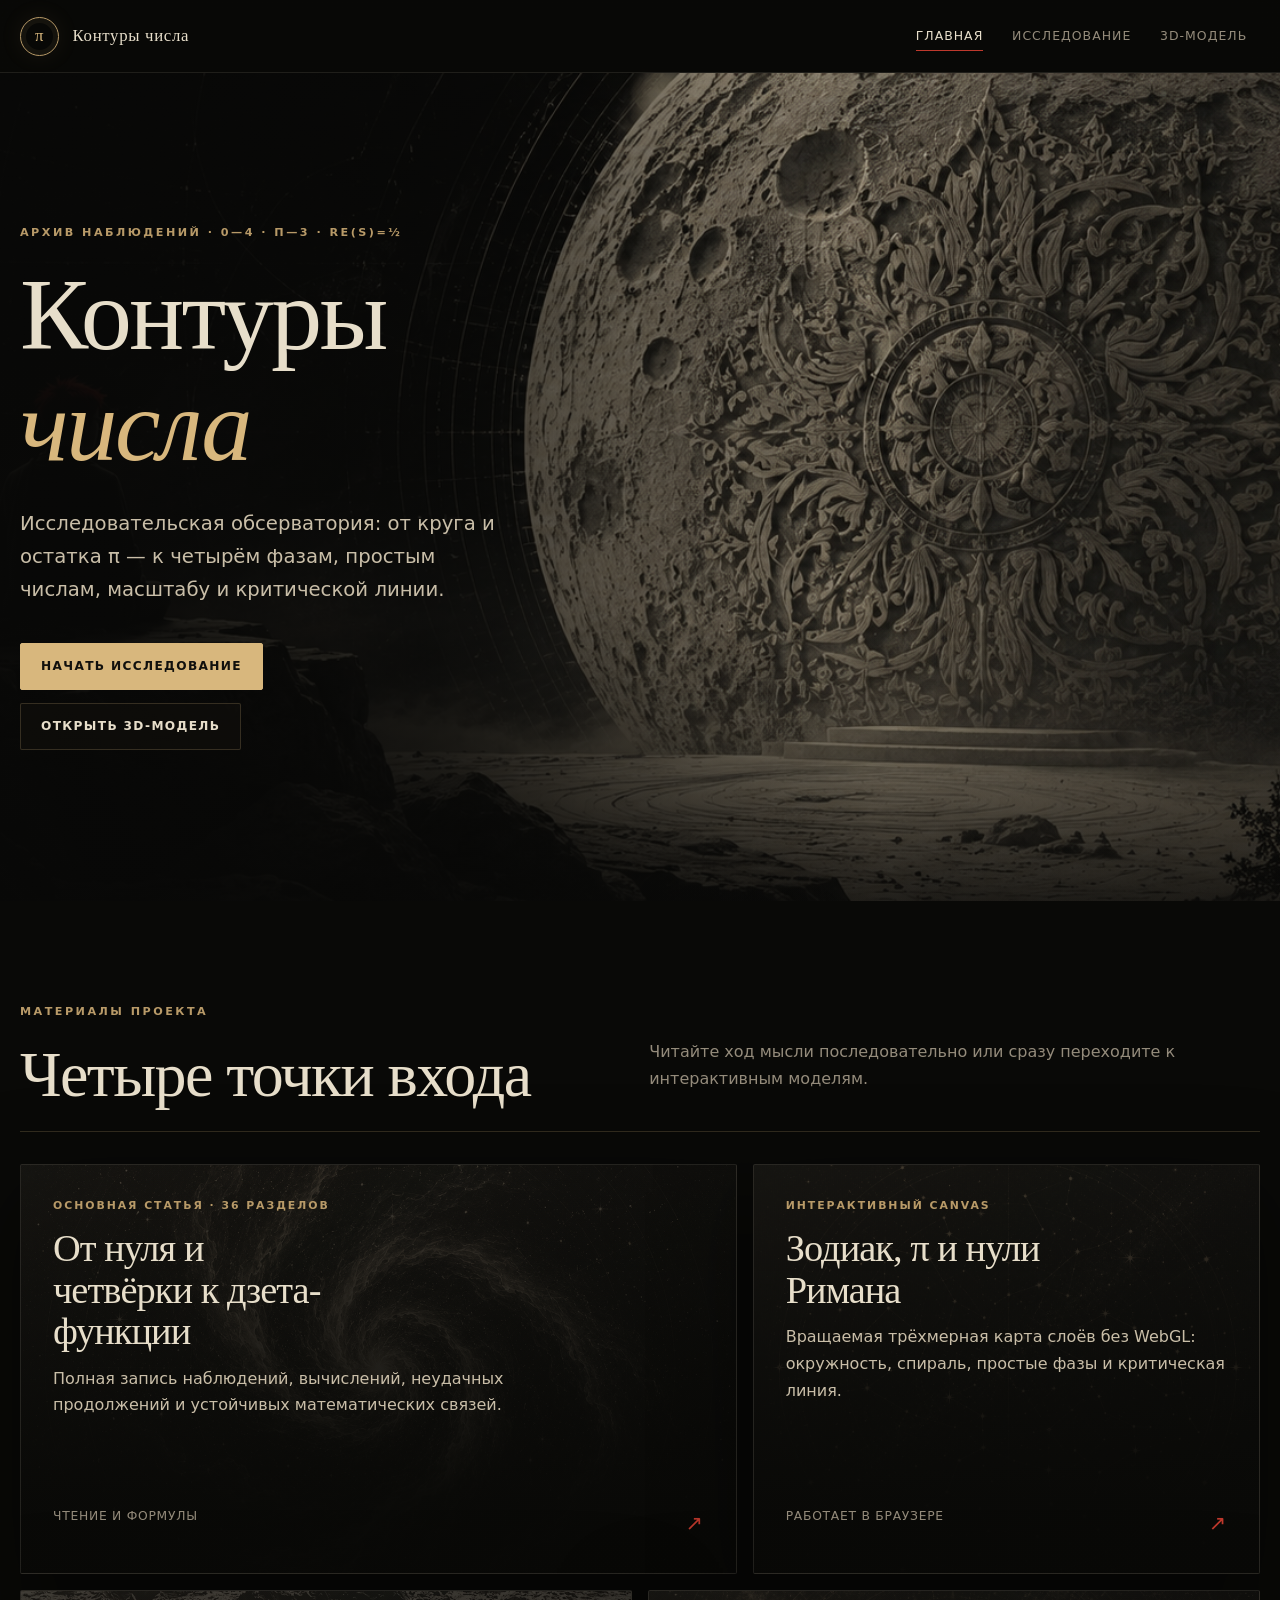
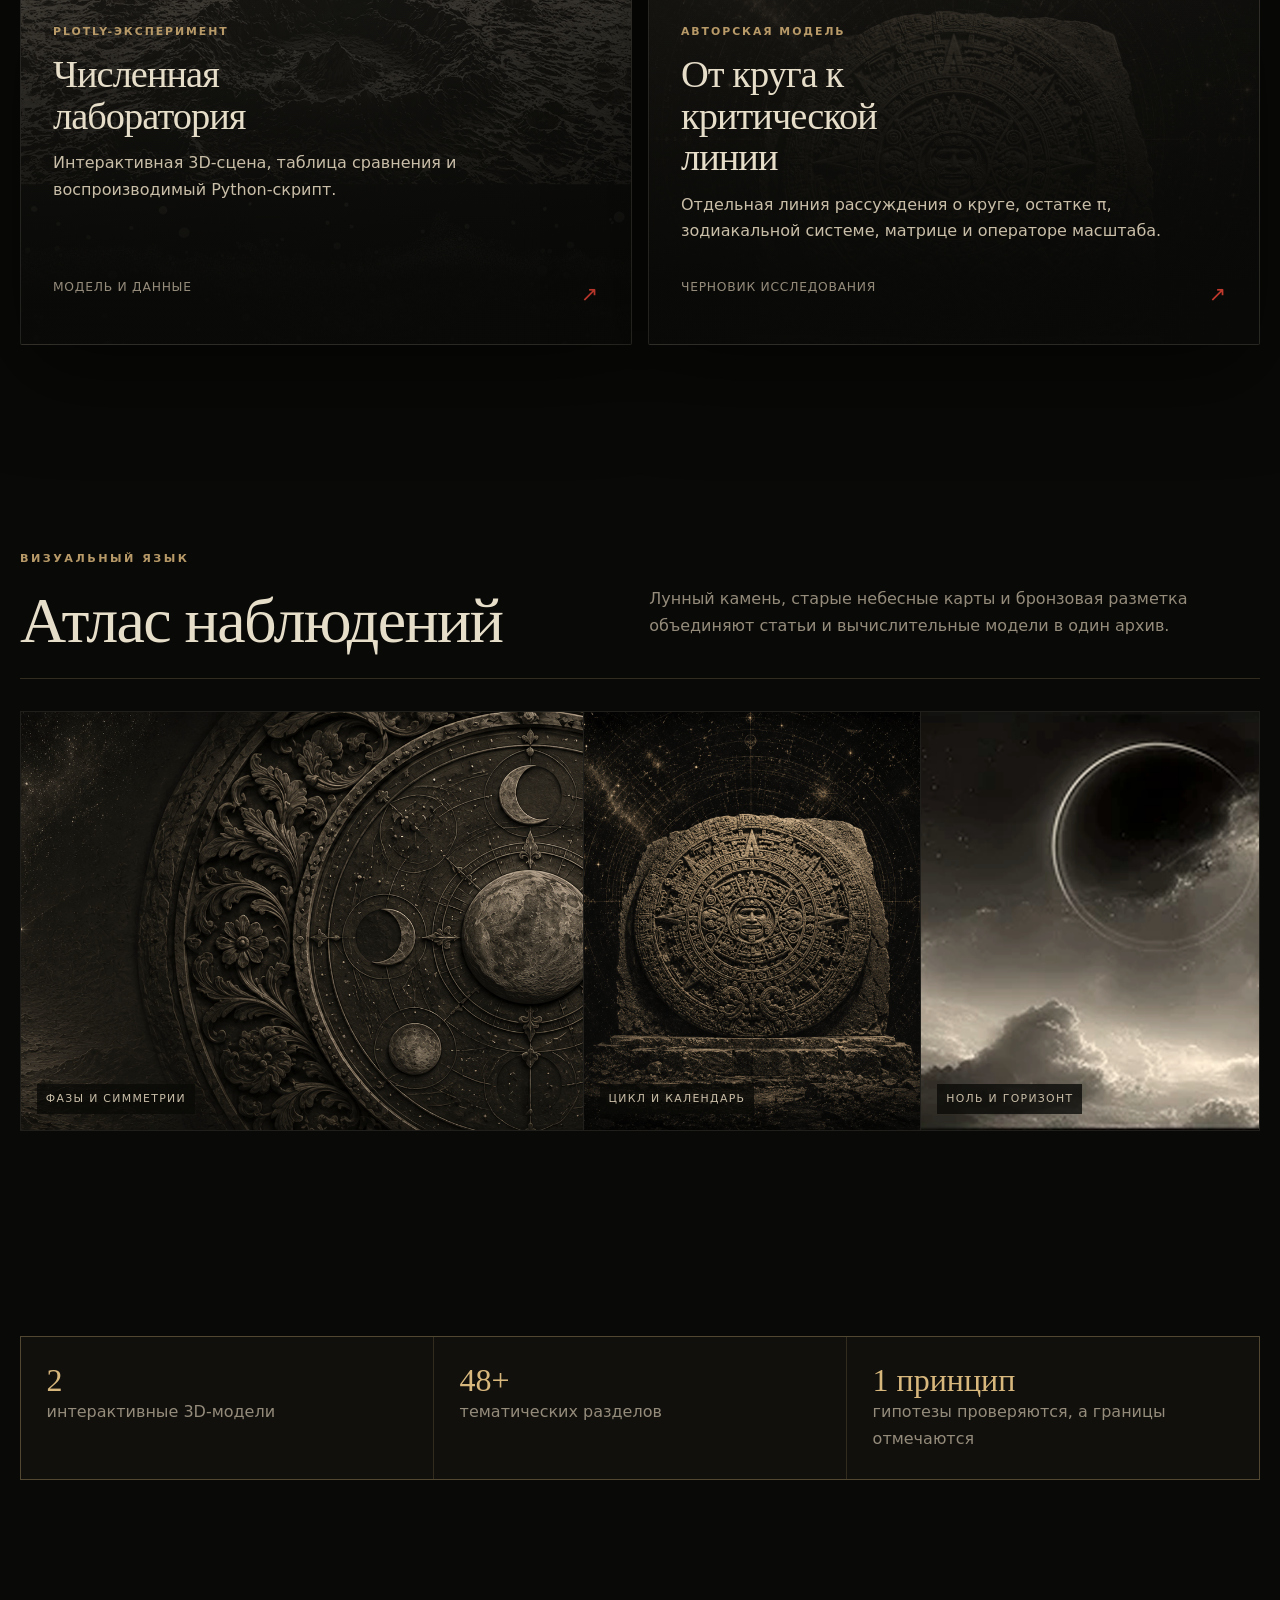
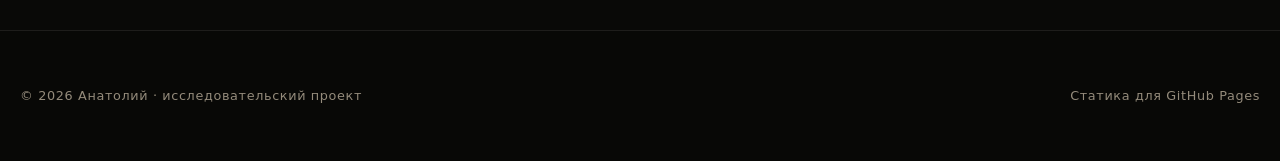
<file: index.html>
<!doctype html>
<html lang="ru">
<head>
  <meta charset="utf-8">
  <meta name="viewport" content="width=device-width, initial-scale=1">
  <meta name="description" content="Исследовательский проект Анатолия: окружность, число π, простые числа, преобразование Фурье и нули дзета-функции Римана.">
  <meta name="theme-color" content="#07110f">
  <title>Контуры числа — исследовательский проект</title>
  <link rel="stylesheet" href="assets/styles.css">
  <script defer src="assets/site.js"></script>
</head>
<body class="home">
<a class="skip-link" href="#content">К содержанию</a>
<header class="site-header">
  <nav class="nav" aria-label="Основная навигация">
    <a class="brand" href="./"><span class="brand-mark">π</span><span>Контуры числа</span></a>
    <div class="nav-links">
      <a aria-current="page" href="./">Главная</a>
      <a href="spak/">Исследование</a>
      <a class="keep" href="spak/riemann_zodiac_3d_canvas/">3D-модель</a>
    </div>
  </nav>
</header>

<main id="content">
  <section class="hero">
    <div class="hero-copy">
      <p class="eyebrow">Архив наблюдений · 0—4 · π—3 · Re(s)=½</p>
      <h1>Контуры <em>числа</em></h1>
      <p class="lead">Исследовательская обсерватория: от круга и остатка π — к четырём фазам, простым числам, масштабу и критической линии.</p>
      <div class="actions">
        <a class="button primary" href="spak/">Начать исследование</a>
        <a class="button" href="spak/riemann_zodiac_3d_canvas/">Открыть 3D-модель</a>
      </div>
    </div>
    <div class="hero-sigil" aria-hidden="true"></div>
  </section>

  <section class="section">
    <div class="section-head">
      <div><p class="eyebrow">Материалы проекта</p><h2>Четыре точки входа</h2></div>
      <p class="section-intro">Читайте ход мысли последовательно или сразу переходите к интерактивным моделям.</p>
    </div>
    <div class="grid">
      <a class="card card--thought featured" href="spak/thought-path.html">
        <span class="card-kicker">Основная статья · 36 разделов</span>
        <h3>От нуля и четвёрки к дзета-функции</h3>
        <p>Полная запись наблюдений, вычислений, неудачных продолжений и устойчивых математических связей.</p>
        <span class="card-meta"><span>Чтение и формулы</span><span class="card-arrow">↗</span></span>
      </a>
      <a class="card card--canvas side" href="spak/riemann_zodiac_3d_canvas/">
        <span class="card-kicker">Интерактивный Canvas</span>
        <h3>Зодиак, π и нули Римана</h3>
        <p>Вращаемая трёхмерная карта слоёв без WebGL: окружность, спираль, простые фазы и критическая линия.</p>
        <span class="card-meta"><span>Работает в браузере</span><span class="card-arrow">↗</span></span>
      </a>
      <a class="card card--lab" href="spak/riemann_experiment_journal/">
        <span class="card-kicker">Plotly-эксперимент</span>
        <h3>Численная лаборатория</h3>
        <p>Интерактивная 3D-сцена, таблица сравнения и воспроизводимый Python-скрипт.</p>
        <span class="card-meta"><span>Модель и данные</span><span class="card-arrow">↗</span></span>
      </a>
      <a class="card card--model" href="spak/model-path.html">
        <span class="card-kicker">Авторская модель</span>
        <h3>От круга к критической линии</h3>
        <p>Отдельная линия рассуждения о круге, остатке π, зодиакальной системе, матрице и операторе масштаба.</p>
        <span class="card-meta"><span>Черновик исследования</span><span class="card-arrow">↗</span></span>
      </a>
    </div>
  </section>

  <section class="section" aria-labelledby="atlas-title">
    <div class="section-head">
      <div><p class="eyebrow">Визуальный язык</p><h2 id="atlas-title">Атлас наблюдений</h2></div>
      <p class="section-intro">Лунный камень, старые небесные карты и бронзовая разметка объединяют статьи и вычислительные модели в один архив.</p>
    </div>
    <div class="reference-strip">
      <figure><img src="assets/images/lunar-orrery.png" alt="Лунный оррери с фазами и орбитами" loading="lazy"><figcaption>Фазы и симметрии</figcaption></figure>
      <figure><img src="assets/images/ancient-calendar.png" alt="Древний круговой календарь на фоне звёзд" loading="lazy"><figcaption>Цикл и календарь</figcaption></figure>
      <figure><img src="assets/images/eclipse-landscape.png" alt="Затмение над каменным ландшафтом" loading="lazy"><figcaption>Ноль и горизонт</figcaption></figure>
    </div>
  </section>

  <section class="section">
    <div class="facts">
      <div class="fact"><strong>2</strong><span>интерактивные 3D-модели</span></div>
      <div class="fact"><strong>48+</strong><span>тематических разделов</span></div>
      <div class="fact"><strong>1 принцип</strong><span>гипотезы проверяются, а границы отмечаются</span></div>
    </div>
  </section>
</main>

<footer><div class="footer-inner"><span>© <span data-year></span> Анатолий · исследовательский проект</span><span>Статика для GitHub Pages</span></div></footer>
</body>
</html>
</file>
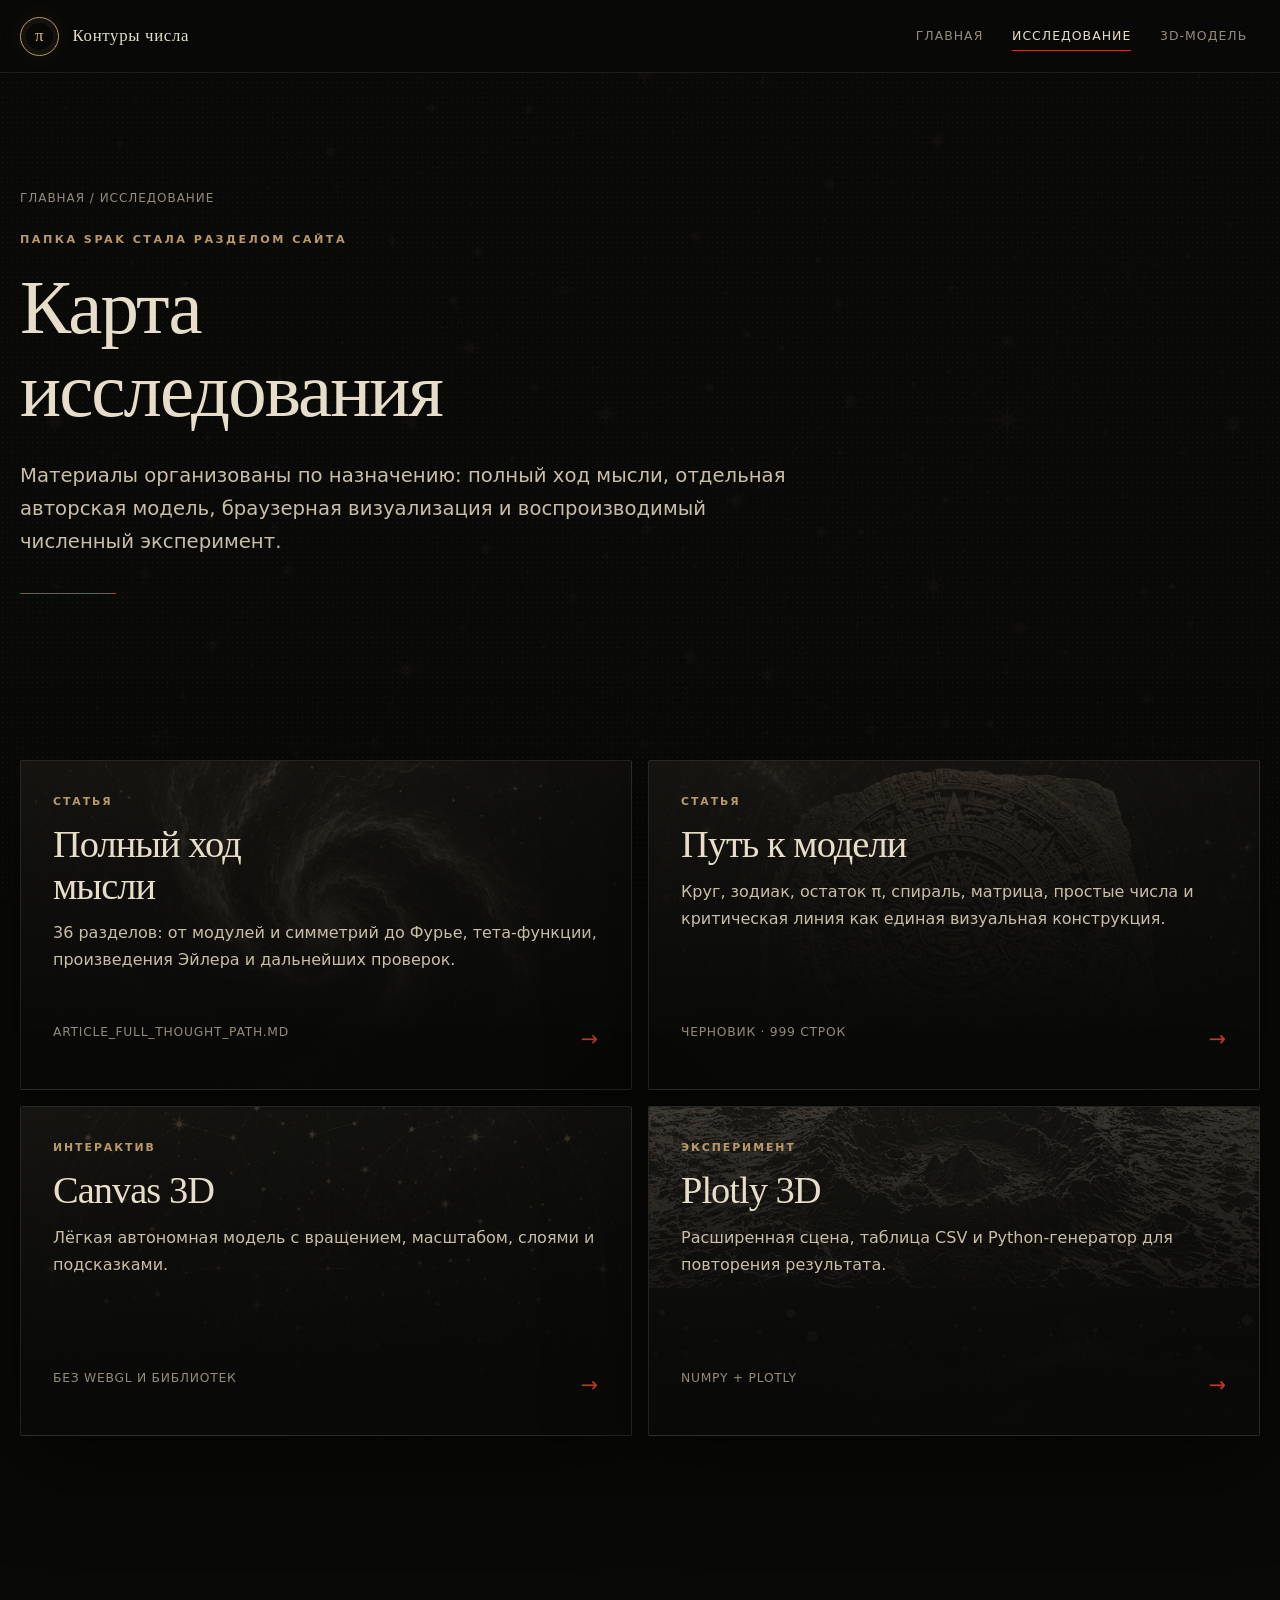
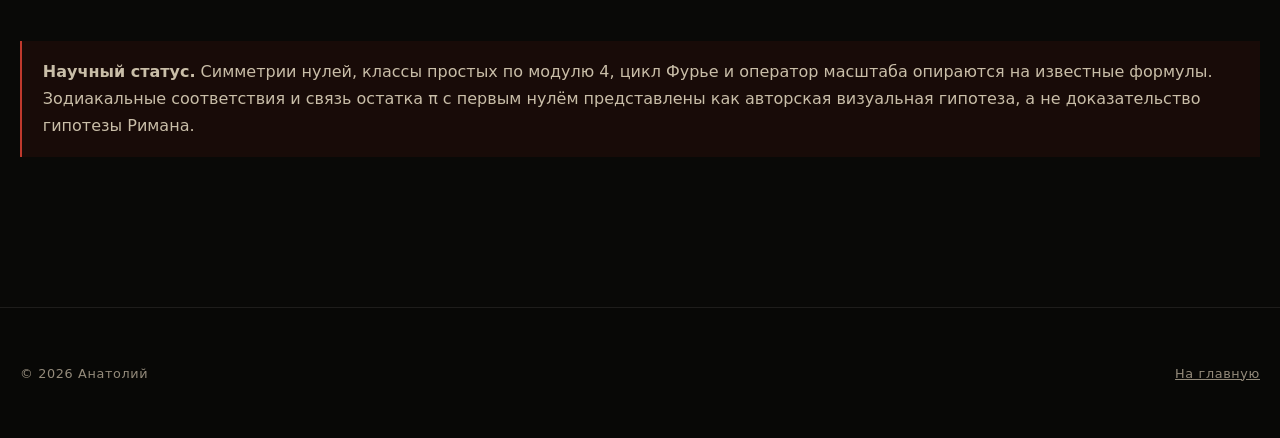
<file: spak/index.html>
<!doctype html>
<html lang="ru">
<head>
  <meta charset="utf-8"><meta name="viewport" content="width=device-width, initial-scale=1">
  <meta name="description" content="Карта материалов исследования: статьи, модели, данные и исходные скрипты.">
  <title>Карта исследования — Контуры числа</title>
  <link rel="stylesheet" href="../assets/styles.css"><script defer src="../assets/site.js"></script>
</head>
<body>
<header class="site-header"><nav class="nav" aria-label="Основная навигация"><a class="brand" href="../"><span class="brand-mark">π</span><span>Контуры числа</span></a><div class="nav-links"><a href="../">Главная</a><a aria-current="page" href="./">Исследование</a><a class="keep" href="riemann_zodiac_3d_canvas/">3D-модель</a></div></nav></header>
<main>
  <header class="page-hero">
    <div class="breadcrumbs"><a href="../">Главная</a> / Исследование</div>
    <p class="eyebrow">Папка spak стала разделом сайта</p>
    <h1>Карта исследования</h1>
    <p class="lead">Материалы организованы по назначению: полный ход мысли, отдельная авторская модель, браузерная визуализация и воспроизводимый численный эксперимент.</p>
  </header>
  <section class="section">
    <div class="grid">
      <a class="card card--thought" href="thought-path.html"><span class="card-kicker">Статья</span><h3>Полный ход мысли</h3><p>36 разделов: от модулей и симметрий до Фурье, тета-функции, произведения Эйлера и дальнейших проверок.</p><span class="card-meta"><span>ARTICLE_FULL_THOUGHT_PATH.md</span><span class="card-arrow">→</span></span></a>
      <a class="card card--model" href="model-path.html"><span class="card-kicker">Статья</span><h3>Путь к модели</h3><p>Круг, зодиак, остаток π, спираль, матрица, простые числа и критическая линия как единая визуальная конструкция.</p><span class="card-meta"><span>Черновик · 999 строк</span><span class="card-arrow">→</span></span></a>
      <a class="card card--canvas" href="riemann_zodiac_3d_canvas/"><span class="card-kicker">Интерактив</span><h3>Canvas 3D</h3><p>Лёгкая автономная модель с вращением, масштабом, слоями и подсказками.</p><span class="card-meta"><span>Без WebGL и библиотек</span><span class="card-arrow">→</span></span></a>
      <a class="card card--lab" href="riemann_experiment_journal/"><span class="card-kicker">Эксперимент</span><h3>Plotly 3D</h3><p>Расширенная сцена, таблица CSV и Python-генератор для повторения результата.</p><span class="card-meta"><span>NumPy + Plotly</span><span class="card-arrow">→</span></span></a>
    </div>
  </section>
  <section class="section">
    <div class="notice"><strong>Научный статус.</strong> Симметрии нулей, классы простых по модулю 4, цикл Фурье и оператор масштаба опираются на известные формулы. Зодиакальные соответствия и связь остатка π с первым нулём представлены как авторская визуальная гипотеза, а не доказательство гипотезы Римана.</div>
  </section>
</main>
<footer><div class="footer-inner"><span>© <span data-year></span> Анатолий</span><a href="../">На главную</a></div></footer>
</body></html>
</file>
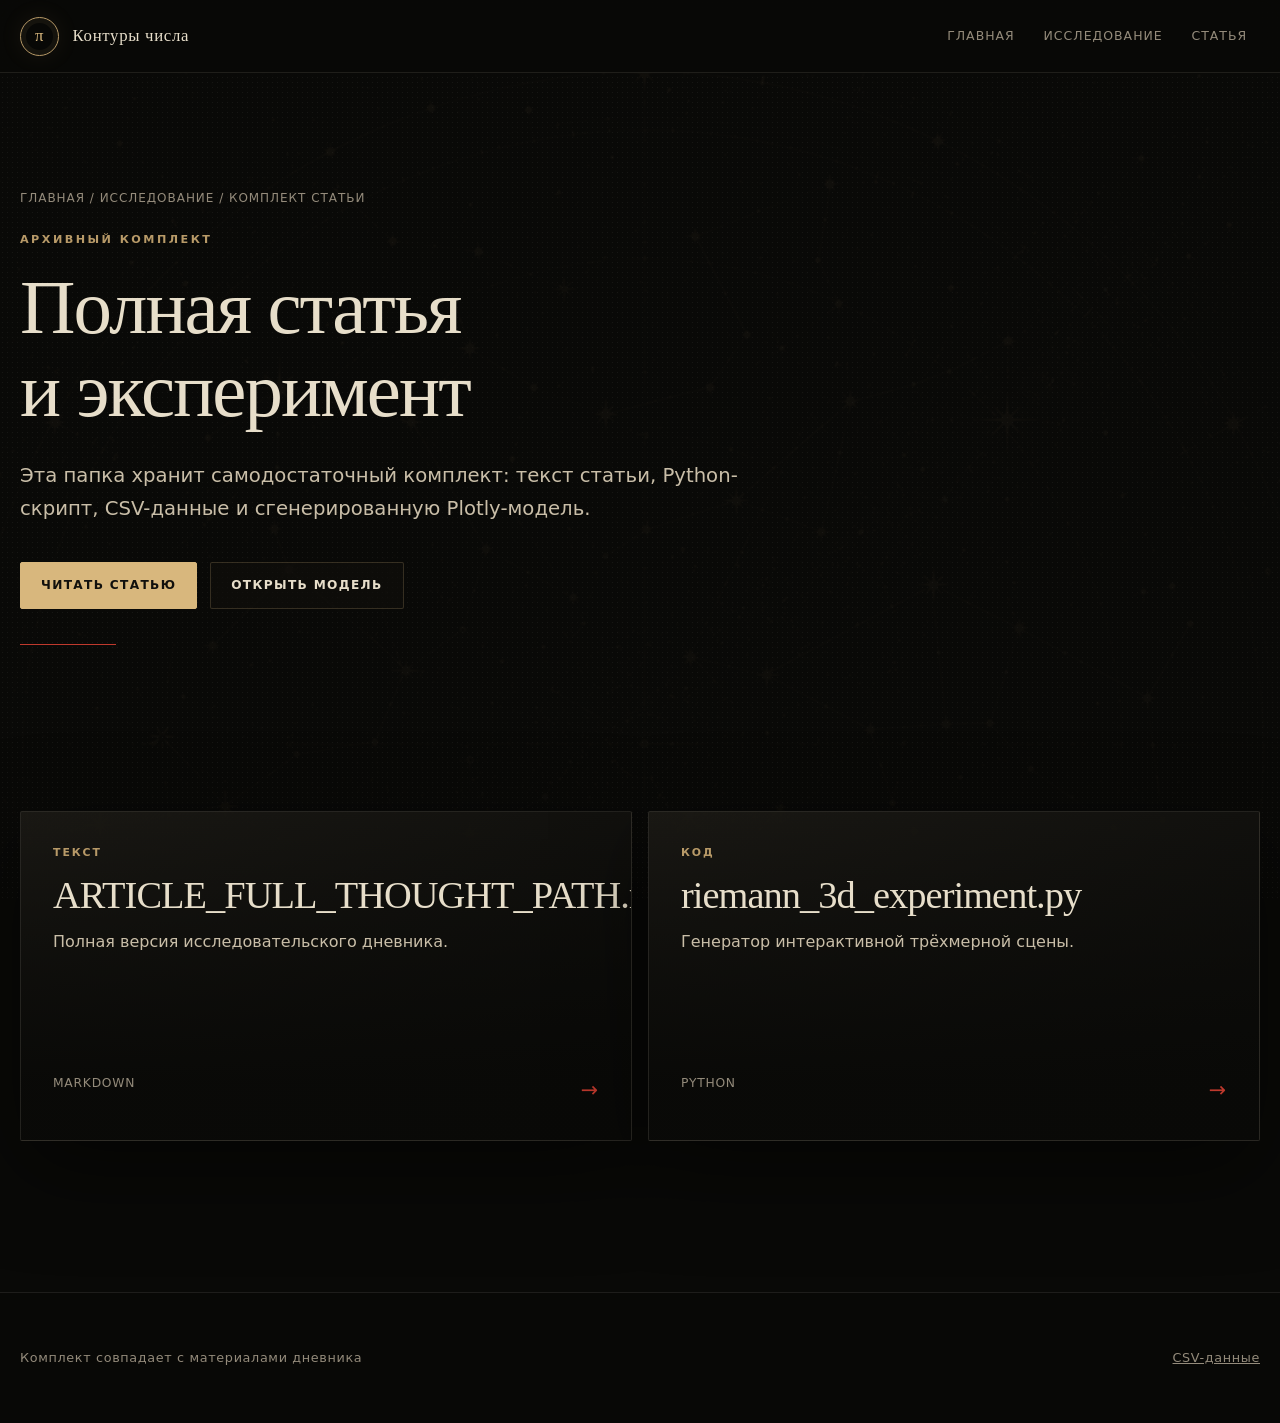
<file: spak/riemann_experiment_article_full/index.html>
<!doctype html>
<html lang="ru"><head><meta charset="utf-8"><meta name="viewport" content="width=device-width, initial-scale=1"><meta name="description" content="Полная статья и комплект воспроизводимого эксперимента."><title>Полная статья и эксперимент — Контуры числа</title><link rel="stylesheet" href="../../assets/styles.css"><script defer src="../../assets/site.js"></script></head><body>
<header class="site-header"><nav class="nav"><a class="brand" href="../../"><span class="brand-mark">π</span><span>Контуры числа</span></a><div class="nav-links"><a href="../../">Главная</a><a href="../">Исследование</a><a class="keep" href="../thought-path.html">Статья</a></div></nav></header>
<header class="page-hero"><div class="breadcrumbs"><a href="../../">Главная</a> / <a href="../">Исследование</a> / Комплект статьи</div><p class="eyebrow">Архивный комплект</p><h1>Полная статья и эксперимент</h1><p class="lead">Эта папка хранит самодостаточный комплект: текст статьи, Python-скрипт, CSV-данные и сгенерированную Plotly-модель.</p><div class="actions"><a class="button primary" href="../thought-path.html">Читать статью</a><a class="button" href="demo/riemann_3d_experiment.html">Открыть модель</a></div></header>
<main><section class="section"><div class="grid"><a class="card" href="ARTICLE_FULL_THOUGHT_PATH.md"><span class="card-kicker">Текст</span><h3>ARTICLE_FULL_THOUGHT_PATH.md</h3><p>Полная версия исследовательского дневника.</p><span class="card-meta"><span>Markdown</span><span class="card-arrow">→</span></span></a><a class="card" href="scripts/riemann_3d_experiment.py"><span class="card-kicker">Код</span><h3>riemann_3d_experiment.py</h3><p>Генератор интерактивной трёхмерной сцены.</p><span class="card-meta"><span>Python</span><span class="card-arrow">→</span></span></a></div></section></main>
<footer><div class="footer-inner"><span>Комплект совпадает с материалами дневника</span><a href="data/delta_zero_comparison.csv">CSV-данные</a></div></footer>
</body></html>
</file>
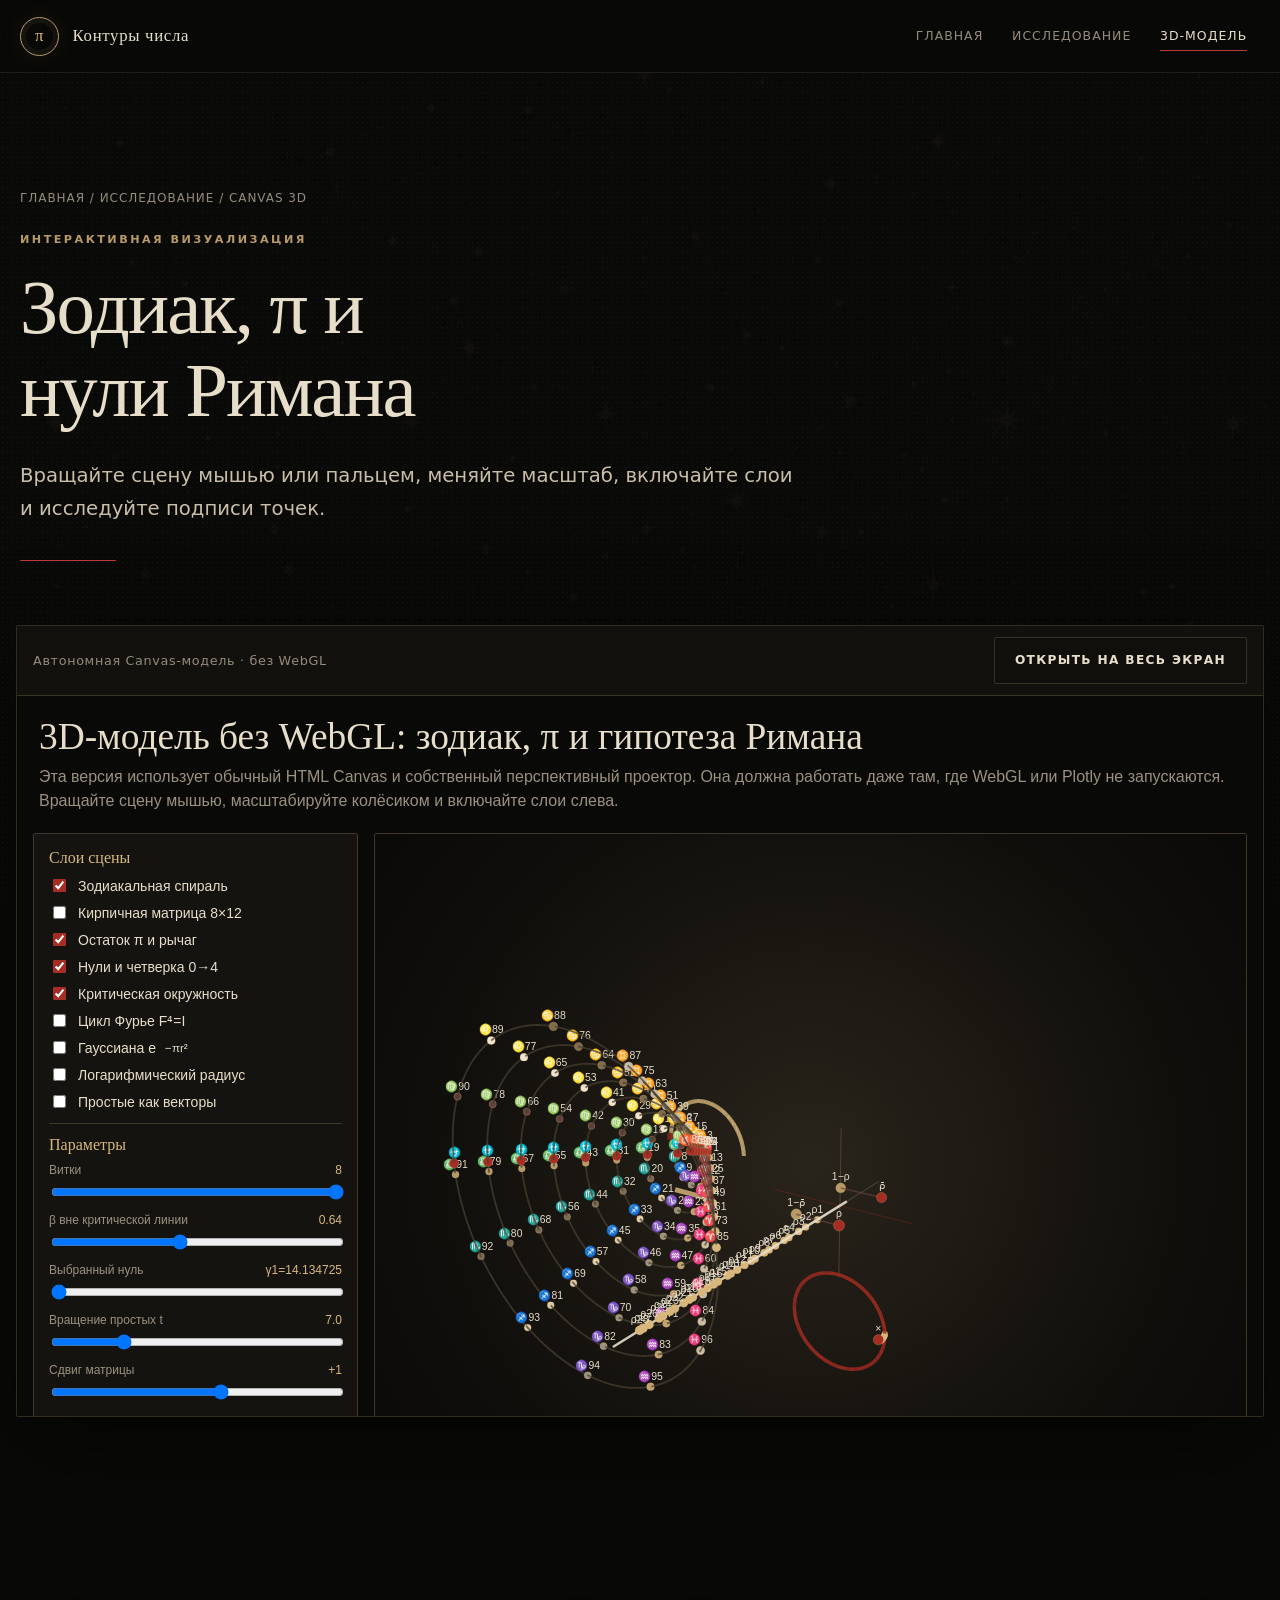
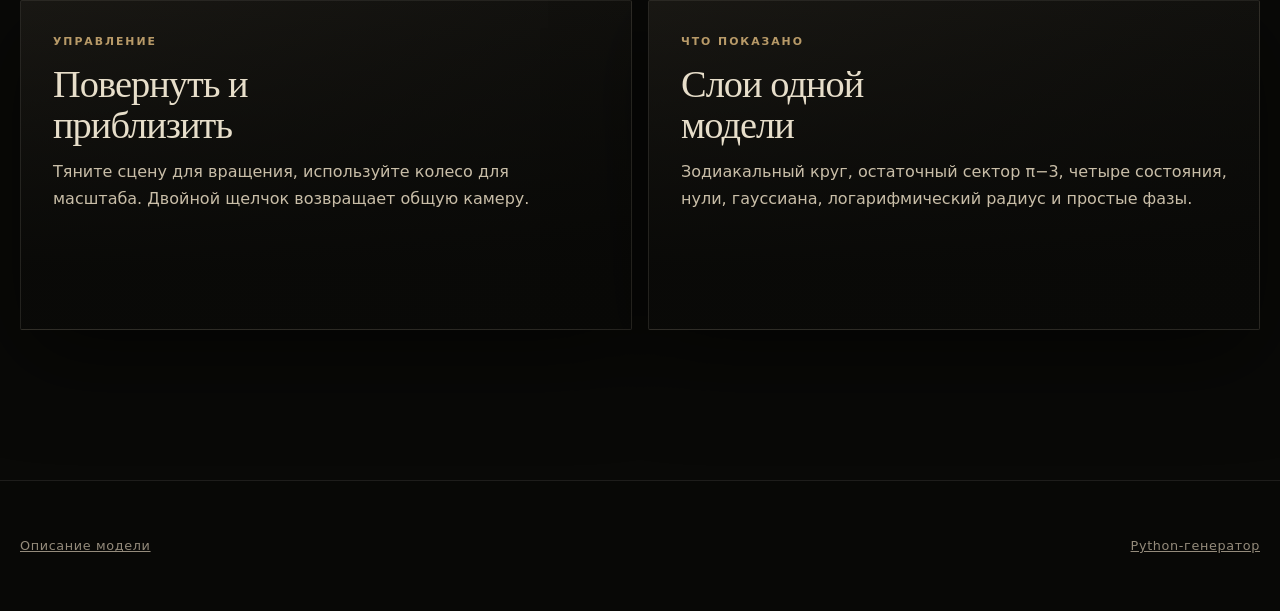
<file: spak/riemann_zodiac_3d_canvas/index.html>
<!doctype html>
<html lang="ru"><head><meta charset="utf-8"><meta name="viewport" content="width=device-width, initial-scale=1"><meta name="description" content="Интерактивная 3D Canvas-модель зодиака, числа π, простых фаз и нулей Римана."><title>Canvas 3D — Контуры числа</title><link rel="stylesheet" href="../../assets/styles.css"><script defer src="../../assets/site.js"></script></head><body>
<header class="site-header"><nav class="nav"><a class="brand" href="../../"><span class="brand-mark">π</span><span>Контуры числа</span></a><div class="nav-links"><a href="../../">Главная</a><a href="../">Исследование</a><a class="keep" aria-current="page" href="./">3D-модель</a></div></nav></header>
<header class="page-hero"><div class="breadcrumbs"><a href="../../">Главная</a> / <a href="../">Исследование</a> / Canvas 3D</div><p class="eyebrow">Интерактивная визуализация</p><h1>Зодиак, π и нули Римана</h1><p class="lead">Вращайте сцену мышью или пальцем, меняйте масштаб, включайте слои и исследуйте подписи точек.</p></header>
<main><div class="viewer-wrap"><div class="viewer-bar"><span>Автономная Canvas-модель · без WebGL</span><a class="button" href="riemann_zodiac_3d_canvas.html">Открыть на весь экран</a></div><iframe class="viewer" src="riemann_zodiac_3d_canvas.html" title="Интерактивная 3D-модель" loading="eager"></iframe></div>
<section class="section"><div class="grid"><div class="card"><span class="card-kicker">Управление</span><h3>Повернуть и приблизить</h3><p>Тяните сцену для вращения, используйте колесо для масштаба. Двойной щелчок возвращает общую камеру.</p></div><div class="card"><span class="card-kicker">Что показано</span><h3>Слои одной модели</h3><p>Зодиакальный круг, остаточный сектор π−3, четыре состояния, нули, гауссиана, логарифмический радиус и простые фазы.</p></div></div></section></main>
<footer><div class="footer-inner"><a href="README.md">Описание модели</a><a href="generate_riemann_zodiac_3d_canvas.py">Python-генератор</a></div></footer>
</body></html>
</file>
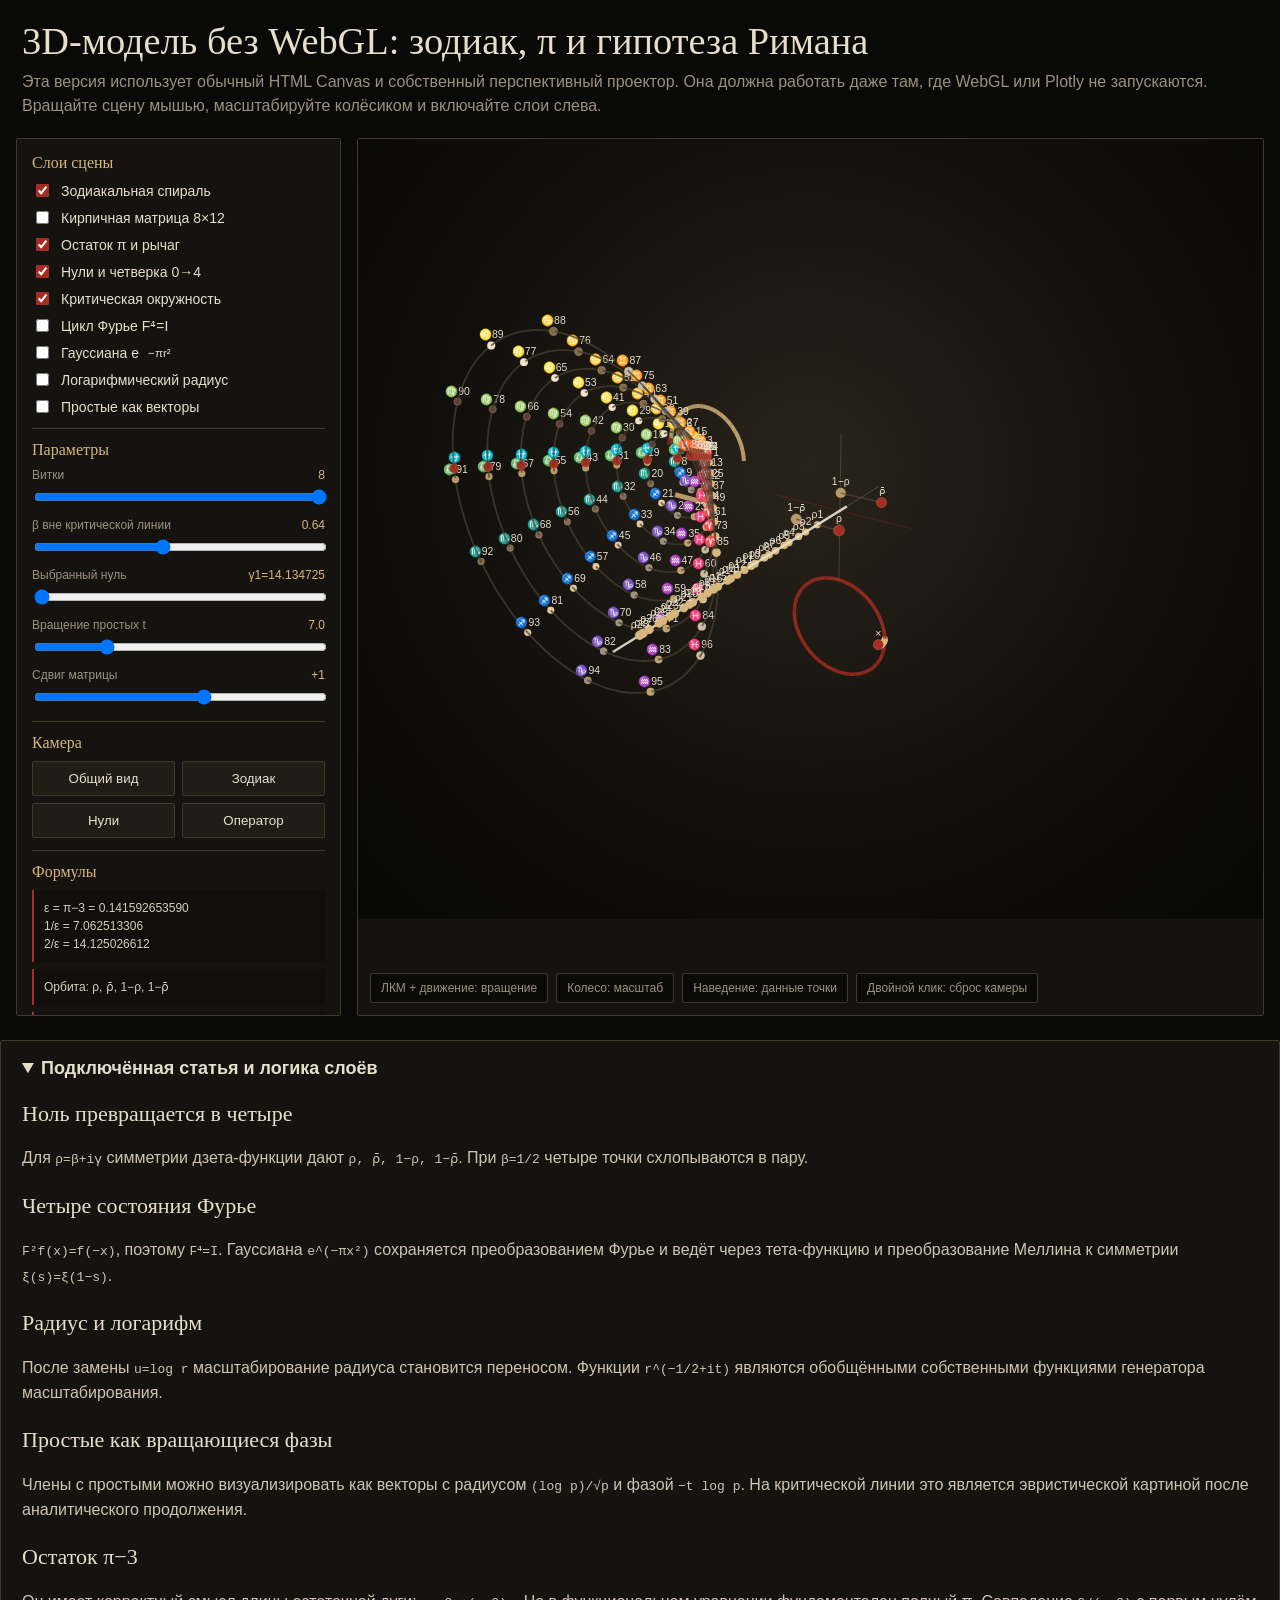
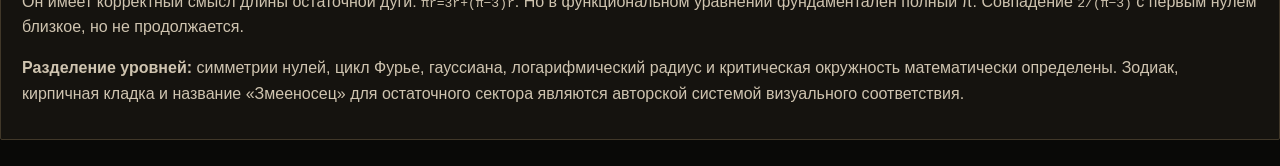
<file: spak/riemann_zodiac_3d_canvas/riemann_zodiac_3d_canvas.html>
<!doctype html>
<html lang="ru">
<head>
<meta charset="utf-8">
<meta name="viewport" content="width=device-width,initial-scale=1">
<title>3D Canvas: зодиак, π и нули Римана</title>
<style>
:root{
  --bg:#090907;--panel:#15130f;--panel2:#100f0c;--line:#413829;
  --text:#e7deca;--muted:#9b917f;--bronze:#b89a68;--gold:#d8b77d;
  --red:#a52d23;--ivory:#efe4ce;
}
*{box-sizing:border-box}
html,body{margin:0;background:var(--bg);color:var(--text);font-family:Segoe UI,Arial,sans-serif}
header{max-width:1700px;margin:auto;padding:20px 22px 8px}
h1{margin:0 0 8px;font:400 clamp(28px,3vw,46px)/1.1 Georgia,Times New Roman,serif}
.subtitle{max-width:1350px;color:var(--muted);line-height:1.5}
.layout{max-width:1700px;margin:auto;padding:12px 16px 24px;display:grid;grid-template-columns:325px 1fr;gap:16px}
.sidebar,.stage,.article{background:var(--panel);border:1px solid var(--line);border-radius:2px}
.sidebar{padding:15px;align-self:start;max-height:calc(100vh - 22px);overflow:auto;position:sticky;top:10px}
.stage{position:relative;overflow:hidden;min-height:780px}
canvas{display:block;width:100%;height:780px;background:
radial-gradient(circle at 50% 42%,#29241b 0,#110f0c 58%,#070706 100%)}
.toolbar{position:absolute;left:12px;bottom:12px;right:12px;display:flex;gap:8px;flex-wrap:wrap;pointer-events:none}
.toolbar span{background:rgba(9,9,7,.84);border:1px solid var(--line);padding:7px 10px;border-radius:2px;color:var(--muted);font-size:12px}
#tooltip{position:absolute;display:none;pointer-events:none;z-index:4;max-width:290px;
background:rgba(9,9,7,.96);border:1px solid var(--bronze);border-radius:2px;padding:9px 11px;
font-size:12px;line-height:1.45;box-shadow:0 8px 30px rgba(0,0,0,.35)}
.group{border-top:1px solid var(--line);padding-top:12px;margin-top:12px}
.group:first-child{border:0;padding:0;margin:0}
.group h3{font:400 16px Georgia,Times New Roman,serif;margin:0 0 9px;color:var(--gold)}
.row{display:flex;align-items:center;gap:9px;margin:8px 0;font-size:14px}
.row input{accent-color:var(--red)}
.small{display:block;color:var(--muted);font-size:12px;margin:9px 0 5px}
.small b{float:right;color:var(--gold);font-weight:500}
input[type=range]{width:100%}
.buttons{display:grid;grid-template-columns:1fr 1fr;gap:7px}
button{background:#211d16;border:1px solid var(--line);color:var(--text);padding:9px;border-radius:2px;cursor:pointer}
button:hover{border-color:var(--gold)}
.formula{background:var(--panel2);border-left:2px solid var(--red);padding:9px 10px;border-radius:0;font-size:12px;color:#d7cdb9;line-height:1.5;margin:7px 0}
.article{max-width:1700px;margin:0 auto 28px;padding:17px 21px}
.article summary{cursor:pointer;font-weight:700;font-size:18px}
.article h2{font:400 22px Georgia,Times New Roman,serif;margin-top:22px}.article p,.article li{color:#cfc4b0;line-height:1.58}
.warning{color:var(--gold)}
@media(max-width:1000px){
  .layout{grid-template-columns:1fr}
  .sidebar{position:relative;max-height:none}
  .stage,canvas{min-height:660px;height:660px}
}
</style>
</head>
<body>
<header>
<h1>3D-модель без WebGL: зодиак, π и гипотеза Римана</h1>
<div class="subtitle">
Эта версия использует обычный HTML Canvas и собственный перспективный проектор.
Она должна работать даже там, где WebGL или Plotly не запускаются. Вращайте сцену мышью,
масштабируйте колёсиком и включайте слои слева.
</div>
</header>

<div class="layout">
<aside class="sidebar">
  <div class="group">
    <h3>Слои сцены</h3>
    <label class="row"><input type="checkbox" data-layer="zodiac" checked> Зодиакальная спираль</label>
    <label class="row"><input type="checkbox" data-layer="matrix"> Кирпичная матрица 8×12</label>
    <label class="row"><input type="checkbox" data-layer="pi" checked> Остаток π и рычаг</label>
    <label class="row"><input type="checkbox" data-layer="zeros" checked> Нули и четверка 0→4</label>
    <label class="row"><input type="checkbox" data-layer="circle" checked> Критическая окружность</label>
    <label class="row"><input type="checkbox" data-layer="fourier"> Цикл Фурье F⁴=I</label>
    <label class="row"><input type="checkbox" data-layer="gaussian"> Гауссиана e<sup>−πr²</sup></label>
    <label class="row"><input type="checkbox" data-layer="logradius"> Логарифмический радиус</label>
    <label class="row"><input type="checkbox" data-layer="primes"> Простые как векторы</label>
  </div>

  <div class="group">
    <h3>Параметры</h3>
    <label class="small">Витки <b id="turnsV">8</b></label>
    <input id="turns" type="range" min="7" max="8" step="1" value="8">

    <label class="small">β вне критической линии <b id="betaV">0.64</b></label>
    <input id="beta" type="range" min="0.50" max="0.82" step="0.01" value="0.64">

    <label class="small">Выбранный нуль <b id="zeroV"></b></label>
    <input id="zeroIndex" type="range" min="0" max="27" step="1" value="0">

    <label class="small">Вращение простых t <b id="timeV">7.0</b></label>
    <input id="time" type="range" min="0" max="30" step="0.1" value="7">

    <label class="small">Сдвиг матрицы <b id="shiftV">+1</b></label>
    <input id="shift" type="range" min="-6" max="6" step="1" value="1">
  </div>

  <div class="group">
    <h3>Камера</h3>
    <div class="buttons">
      <button data-camera="all">Общий вид</button>
      <button data-camera="zodiac">Зодиак</button>
      <button data-camera="zeros">Нули</button>
      <button data-camera="operator">Оператор</button>
    </div>
  </div>

  <div class="group">
    <h3>Формулы</h3>
    <div class="formula">ε = π−3 = <span id="eps"></span><br>1/ε = <span id="ratio"></span><br>2/ε = <span id="ratio2"></span></div>
    <div class="formula">Орбита: ρ, ρ̄, 1−ρ, 1−ρ̄</div>
    <div class="formula">D = −i(r d/dr + 1/2)<br>u = log r</div>
    <div class="formula">w = 1−1/ρ<br>RH ⇔ |w|=1</div>
  </div>
</aside>

<section class="stage">
  <canvas id="canvas"></canvas>
  <div id="tooltip"></div>
  <div class="toolbar">
    <span>ЛКМ + движение: вращение</span>
    <span>Колесо: масштаб</span>
    <span>Наведение: данные точки</span>
    <span>Двойной клик: сброс камеры</span>
  </div>
</section>
</div>

<details class="article" open>
<summary>Подключённая статья и логика слоёв</summary>
<h2>Ноль превращается в четыре</h2>
<p>Для <code>ρ=β+iγ</code> симметрии дзета-функции дают
<code>ρ, ρ̄, 1−ρ, 1−ρ̄</code>. При <code>β=1/2</code> четыре точки схлопываются в пару.</p>

<h2>Четыре состояния Фурье</h2>
<p><code>F²f(x)=f(−x)</code>, поэтому <code>F⁴=I</code>. Гауссиана
<code>e^(−πx²)</code> сохраняется преобразованием Фурье и ведёт через
тета-функцию и преобразование Меллина к симметрии <code>ξ(s)=ξ(1−s)</code>.</p>

<h2>Радиус и логарифм</h2>
<p>После замены <code>u=log r</code> масштабирование радиуса становится переносом.
Функции <code>r^(−1/2+it)</code> являются обобщёнными собственными функциями
генератора масштабирования.</p>

<h2>Простые как вращающиеся фазы</h2>
<p>Члены с простыми можно визуализировать как векторы с радиусом
<code>(log p)/√p</code> и фазой <code>−t log p</code>. На критической линии
это является эвристической картиной после аналитического продолжения.</p>

<h2>Остаток π−3</h2>
<p>Он имеет корректный смысл длины остаточной дуги:
<code>πr=3r+(π−3)r</code>. Но в функциональном уравнении фундаментален полный π.
Совпадение <code>2/(π−3)</code> с первым нулём близкое, но не продолжается.</p>

<p class="warning"><b>Разделение уровней:</b> симметрии нулей, цикл Фурье,
гауссиана, логарифмический радиус и критическая окружность математически определены.
Зодиак, кирпичная кладка и название «Змееносец» для остаточного сектора являются
авторской системой визуального соответствия.</p>
</details>

<script>
const ZODIAC = [{"name": "Овен", "symbol": "♈"}, {"name": "Телец", "symbol": "♉"}, {"name": "Близнецы", "symbol": "♊"}, {"name": "Рак", "symbol": "♋"}, {"name": "Лев", "symbol": "♌"}, {"name": "Дева", "symbol": "♍"}, {"name": "Весы", "symbol": "♎"}, {"name": "Скорпион", "symbol": "♏"}, {"name": "Стрелец", "symbol": "♐"}, {"name": "Козерог", "symbol": "♑"}, {"name": "Водолей", "symbol": "♒"}, {"name": "Рыбы", "symbol": "♓"}];
const ZEROS = [14.134725141735, 21.022039638772, 25.010857580146, 30.42487612586, 32.935061587739, 37.586178158826, 40.918719012147, 43.327073280915, 48.005150881167, 49.773832477672, 52.970321477714, 56.446247697064, 59.347044002602, 60.83177852461, 65.112544048082, 67.079810529494, 69.546401711174, 72.067157674482, 75.704690699084, 77.144840068875, 79.337375020249, 82.910380854086, 84.735492980517, 87.425274613125, 88.809111207634, 92.491899270558, 94.651344040519, 95.870634228245];
const PRIMES = [2, 3, 5, 7, 11, 13, 17, 19, 23, 29, 31, 37, 41, 43, 47, 53, 59, 61];
const EPS = Math.PI - 3;
const COLORS = ["#d8b77d","#a52d23","#c8bda8","#806b4c","#efe4ce","#60423a",
"#b89a68","#7d6a55","#decba8","#9b917f","#c0a36f","#cabda3"];

const canvas=document.getElementById("canvas"),ctx=canvas.getContext("2d");
const tooltip=document.getElementById("tooltip");
let DPR=Math.min(devicePixelRatio||1,2);
let camera={yaw:-0.58,pitch:0.42,distance:58,center:{x:0,y:0,z:5},focal:820};
let dragging=false,lastX=0,lastY=0,mouse={x:-999,y:-999};
let scene=[],projectedPoints=[];

function state(){
  const layers={};
  document.querySelectorAll("[data-layer]").forEach(e=>layers[e.dataset.layer]=e.checked);
  const zi=+document.getElementById("zeroIndex").value;
  return {
    layers,
    turns:+document.getElementById("turns").value,
    beta:+document.getElementById("beta").value,
    zeroIndex:zi,
    gamma:ZEROS[zi],
    time:+document.getElementById("time").value,
    shift:+document.getElementById("shift").value
  };
}
function labels(s){
  document.getElementById("turnsV").textContent=s.turns;
  document.getElementById("betaV").textContent=s.beta.toFixed(2);
  document.getElementById("zeroV").textContent=`γ${s.zeroIndex+1}=${s.gamma.toFixed(6)}`;
  document.getElementById("timeV").textContent=s.time.toFixed(1);
  document.getElementById("shiftV").textContent=(s.shift>=0?"+":"")+s.shift;
  document.getElementById("eps").textContent=EPS.toFixed(12);
  document.getElementById("ratio").textContent=(1/EPS).toFixed(9);
  document.getElementById("ratio2").textContent=(2/EPS).toFixed(9);
}
function resize(){
  const r=canvas.getBoundingClientRect();
  canvas.width=Math.max(1,Math.round(r.width*DPR));
  canvas.height=Math.max(1,Math.round(r.height*DPR));
  ctx.setTransform(DPR,0,0,DPR,0,0);
}
function point(x,y,z,color="#efe4ce",size=4,label="",info="",layer=""){scene.push({kind:"point",x,y,z,color,size,label,info,layer})}
function line(a,b,color="#efe4ce",width=1,layer="",alpha=1){scene.push({kind:"line",a,b,color,width,layer,alpha})}
function poly(points,color="#efe4ce",width=1,layer="",alpha=1){
  for(let i=1;i<points.length;i++)line(points[i-1],points[i],color,width,layer,alpha)
}
function project(p){
  let x=p.x-camera.center.x,y=p.y-camera.center.y,z=p.z-camera.center.z;
  const cy=Math.cos(camera.yaw),sy=Math.sin(camera.yaw);
  const cp=Math.cos(camera.pitch),sp=Math.sin(camera.pitch);
  const x1=cy*x+sy*z, z1=-sy*x+cy*z;
  const y1=cp*y-sp*z1, z2=sp*y+cp*z1;
  const denom=Math.max(2,camera.distance-z2);
  const k=camera.focal/denom;
  return {x:canvas.clientWidth/2+x1*k,y:canvas.clientHeight/2-y1*k,depth:z2,k};
}
function build(s){
  scene=[];
  if(s.layers.zodiac)buildZodiac(s);
  if(s.layers.matrix)buildMatrix(s);
  if(s.layers.pi)buildPi(s);
  if(s.layers.zeros)buildZeros(s);
  if(s.layers.circle)buildCircle(s);
  if(s.layers.fourier)buildFourier();
  if(s.layers.gaussian)buildGaussian();
  if(s.layers.logradius)buildLogRadius(s);
  if(s.layers.primes)buildPrimes(s);
}
function buildZodiac(s){
  const off={x:-16,y:0,z:-3},r0=1.0,pitch=.27;
  const pts=[];
  for(let j=0;j<=1500;j++){
    const a=2*Math.PI*s.turns*j/1500,r=r0+pitch*a;
    pts.push({x:off.x+r*Math.cos(a),y:off.y+r*Math.sin(a),z:off.z+.31*a});
  }
  poly(pts,"#4a4031",1.8,"zodiac",.75);
  for(let k=0;k<s.turns;k++){
    for(let i=0;i<12;i++){
      const a=2*Math.PI*k+2*Math.PI*i/12,r=r0+pitch*a;
      point(off.x+r*Math.cos(a),off.y+r*Math.sin(a),off.z+.31*a,COLORS[i],5.2,
        `${ZODIAC[i].symbol}${k*12+i+1}`,
        `Виток ${k+1}<br>${i+1}. ${ZODIAC[i].name}<br>Точка #${k*12+i+1}`,"zodiac");
    }
    const a=2*Math.PI*k+3+EPS/2,r=r0+pitch*a;
    point(off.x+r*Math.cos(a),off.y+r*Math.sin(a),off.z+.31*a,"#a52d23",7,"⛎",
      `Остаточный сектор<br>ε=π−3=${EPS.toFixed(12)}<br>1/ε=${(1/EPS).toFixed(8)}`,"zodiac");
  }
}
function buildMatrix(s){
  const off={x:-15,y:-13,z:-9};
  for(let k=0;k<s.turns;k++){
    const sh=k%2?.5:0;
    for(let i=0;i<12;i++){
      const target=((i+k*s.shift)%12+12)%12;
      const p={x:off.x+i+sh,y:off.y+k,z:off.z+.18*Math.log(2+k*12+i)};
      point(p.x,p.y,p.z,COLORS[target],5.5,`${ZODIAC[i].symbol}`,
        `Слой ${k+1}<br>${ZODIAC[i].name} → ${ZODIAC[target].name}<br>#${k*12+i+1}`,"matrix");
      if(k>0){
        const sh0=(k-1)%2?.5:0;
        line({x:off.x+i+sh0,y:off.y+k-1,z:off.z+.18*Math.log(2+(k-1)*12+i)},p,COLORS[i],1,"matrix",.45);
      }
    }
  }
}
function buildPi(){
  const off={x:-17,y:0,z:-5},r=4.2;
  const main=[],rem=[],full=[];
  for(let i=0;i<=220;i++){const a=Math.PI*i/220;full.push({x:off.x+r*Math.cos(a),y:off.y+r*Math.sin(a),z:off.z})}
  for(let i=0;i<=180;i++){const a=3*i/180;main.push({x:off.x+r*Math.cos(a),y:off.y+r*Math.sin(a),z:off.z+.03})}
  for(let i=0;i<=45;i++){const a=3+(Math.PI-3)*i/45;rem.push({x:off.x+r*Math.cos(a),y:off.y+r*Math.sin(a),z:off.z+.07})}
  poly(full,"#5a4d3b",1.5,"pi",.8);poly(main,"#d8b77d",4,"pi",1);poly(rem,"#a52d23",7,"pi",1);
  line({x:off.x-r,y:off.y-5,z:off.z},{x:off.x,y:off.y-5,z:off.z},"#b89a68",5,"pi");
  line({x:off.x,y:off.y-5,z:off.z},{x:off.x+EPS*r,y:off.y-5,z:off.z},"#a52d23",5,"pi");
  point(off.x,off.y-5,off.z,"#efe4ce",6,"●","Точка опоры<br>r/(εr)=1/ε","pi");
}
function buildZeros(s){
  const scale=.22;
  line({x:0,y:0,z:-1},{x:0,y:0,z:ZEROS[ZEROS.length-1]*scale+2},"#e7deca",2.5,"zeros",.9);
  ZEROS.forEach((g,i)=>point(0,0,g*scale,"#d8b77d",4.5,`ρ${i+1}`,`Нуль #${i+1}<br>β=1/2<br>γ=${g.toFixed(12)}`,"zeros"));
  const dx=(s.beta-.5)*13,g=s.gamma*scale;
  const ps=[
    {x:dx,y:0,z:g,l:"ρ"},{x:dx,y:0,z:-g,l:"ρ̄"},
    {x:-dx,y:0,z:g,l:"1−ρ̄"},{x:-dx,y:0,z:-g,l:"1−ρ"}
  ];
  ps.forEach((p,i)=>point(p.x,p.y,p.z,i<2?"#a52d23":"#b89a68",7,p.l,
    `Четырёхточечная орбита<br>β=${s.beta.toFixed(2)}<br>γ=${s.gamma.toFixed(9)}`,"zeros"));
  line(ps[0],ps[2],"#60423a",1.5,"zeros",.7);line(ps[1],ps[3],"#60423a",1.5,"zeros",.7);
}
function buildCircle(s){
  const off={x:0,y:-10,z:0},R=4.2,pts=[];
  for(let i=0;i<=300;i++){const a=2*Math.PI*i/300;pts.push({x:off.x+R*Math.cos(a),y:off.y+R*Math.sin(a),z:off.z})}
  poly(pts,"#a52d23",3.5,"circle",.95);
  ZEROS.forEach((g,i)=>{
    const b=.5,d=b*b+g*g,wr=1-b/d,wi=g/d;
    point(off.x+R*wr,off.y+R*wi,off.z+.025*i,"#d8b77d",4,"",`Образ нуля #${i+1}<br>|1−1/ρ|=1`,"circle");
  });
  const b=s.beta,g=s.gamma,d=b*b+g*g,wr=1-b/d,wi=g/d,mod=Math.hypot(wr,wi);
  point(off.x+R*wr,off.y+R*wi,off.z+1,"#a52d23",7,"×",`Гипотетический дефект<br>|w|=${mod.toFixed(9)}`,"circle");
}
function buildFourier(){
  const off={x:13,y:-9,z:-6},R=3.4,ps=[];
  for(let k=0;k<4;k++){const a=Math.PI*k/2;ps.push({x:off.x+R*Math.cos(a),y:off.y+R*Math.sin(a),z:off.z+.8*k})}
  ps.push(ps[0]);poly(ps,"#d8b77d",4,"fourier",1);
  ["F⁰","F¹","F²","F³"].forEach((t,i)=>point(ps[i].x,ps[i].y,ps[i].z,COLORS[i*3],7,t,`${t}<br>После четырёх шагов F⁴=I`,"fourier"));
}
function buildGaussian(){
  const off={x:13,y:5,z:-7};
  for(let yi=-10;yi<=10;yi++){
    const row=[];
    for(let xi=-18;xi<=18;xi++){
      const x=xi/8,y=yi/5,z=4*Math.exp(-Math.PI*(x*x+y*y));
      row.push({x:off.x+x,y:off.y+y,z:off.z+z});
    }
    poly(row,"#806b4c",1,"gaussian",.45);
  }
  for(let xi=-18;xi<=18;xi+=2){
    const col=[];
    for(let yi=-10;yi<=10;yi++){
      const x=xi/8,y=yi/5,z=4*Math.exp(-Math.PI*(x*x+y*y));
      col.push({x:off.x+x,y:off.y+y,z:off.z+z});
    }
    poly(col,"#4d4437",.8,"gaussian",.3);
  }
  point(off.x,off.y,off.z+4,"#a52d23",6,"π","Гауссиана e^(−πr²)<br>Фурье-инвариантный слой","gaussian");
}
function buildLogRadius(s){
  const off={x:13,y:0,z:2},pts=[];
  for(let i=0;i<=900;i++){
    const u=-1.2+2.5*i/900,a=Math.exp(-u/2)*1.25,phase=s.gamma*.25*u;
    pts.push({x:off.x+4*u,y:off.y+a*Math.cos(phase),z:off.z+a*Math.sin(phase)});
  }
  poly(pts,"#d8b77d",3.4,"logradius",1);
  line({x:off.x-5,y:off.y,z:off.z},{x:off.x+6,y:off.y,z:off.z},"#e7deca",1.5,"logradius",.8);
  point(off.x+5.5,off.y,off.z,"#efe4ce",4,"u","u=log r<br>r^(−1/2+it)","logradius");
}
function buildPrimes(s){
  const off={x:14,y:10,z:2};
  PRIMES.forEach((p,i)=>{
    const R=Math.log(p)/Math.sqrt(p)*3.2,ph=-s.time*Math.log(p),z=off.z+.34*i;
    const tip={x:off.x+R*Math.cos(ph),y:off.y+R*Math.sin(ph),z};
    line({x:off.x,y:off.y,z},tip,COLORS[i%12],2.5,"primes",.9);
    point(tip.x,tip.y,tip.z,COLORS[i%12],4,String(p),`Простое p=${p}<br>R=(log p)/√p=${(Math.log(p)/Math.sqrt(p)).toFixed(7)}<br>φ=−t log p=${ph.toFixed(6)}`,"primes");
  });
}
function draw(){
  resize();
  const s=state();labels(s);build(s);
  ctx.clearRect(0,0,canvas.clientWidth,canvas.clientHeight);
  drawAxes();
  const projected=scene.map((o,idx)=>{
    if(o.kind==="point")return {...o,p:project(o),idx};
    return {...o,pa:project(o.a),pb:project(o.b),depth:(project(o.a).depth+project(o.b).depth)/2,idx};
  }).sort((a,b)=>(a.kind==="point"?a.p.depth:a.depth)-(b.kind==="point"?b.p.depth:b.depth));
  projectedPoints=[];
  for(const o of projected){
    if(o.kind==="line"){
      const alpha=o.alpha??1;
      ctx.globalAlpha=alpha;ctx.strokeStyle=o.color;ctx.lineWidth=o.width;
      ctx.beginPath();ctx.moveTo(o.pa.x,o.pa.y);ctx.lineTo(o.pb.x,o.pb.y);ctx.stroke();
    }else{
      const r=Math.max(2,o.size*Math.min(1.8,Math.max(.55,o.p.k/18)));
      ctx.globalAlpha=1;ctx.fillStyle=o.color;ctx.beginPath();ctx.arc(o.p.x,o.p.y,r,0,Math.PI*2);ctx.fill();
      ctx.strokeStyle="rgba(216,183,125,.35)";ctx.lineWidth=.7;ctx.stroke();
      if(o.label && r>2.6){
        ctx.font=`${Math.max(10,Math.min(15,10+o.p.k/30))}px Segoe UI,Arial`;
        ctx.fillStyle="#e7deca";ctx.textAlign="center";ctx.fillText(o.label,o.p.x,o.p.y-r-3);
      }
      projectedPoints.push({x:o.p.x,y:o.p.y,r:Math.max(8,r+5),info:o.info});
    }
  }
  ctx.globalAlpha=1;
  hover();
}
function drawAxes(){
  const L=6,origin={x:0,y:0,z:0};
  const axes=[
    [{x:-L,y:0,z:0},{x:L,y:0,z:0},"rgba(165,45,35,.32)"],
    [{x:0,y:-L,z:0},{x:0,y:L,z:0},"rgba(184,154,104,.28)"],
    [{x:0,y:0,z:-L},{x:0,y:0,z:L},"rgba(231,222,202,.22)"]
  ];
  axes.forEach(([a,b,c])=>{const pa=project(a),pb=project(b);ctx.strokeStyle=c;ctx.lineWidth=1;ctx.beginPath();ctx.moveTo(pa.x,pa.y);ctx.lineTo(pb.x,pb.y);ctx.stroke()});
}
function hover(){
  let best=null,dist=1e9;
  for(const p of projectedPoints){
    const d=Math.hypot(mouse.x-p.x,mouse.y-p.y);
    if(d<p.r && d<dist){dist=d;best=p}
  }
  if(best && best.info){
    tooltip.style.display="block";
    tooltip.innerHTML=best.info;
    const rect=canvas.getBoundingClientRect();
    let x=mouse.x+18,y=mouse.y+18;
    if(x+300>rect.width)x=mouse.x-300;
    if(y+150>rect.height)y=mouse.y-150;
    tooltip.style.left=x+"px";tooltip.style.top=y+"px";
  }else tooltip.style.display="none";
}
function preset(name){
  const presets={
    all:{yaw:-.58,pitch:.42,distance:58,center:{x:0,y:0,z:4}},
    zodiac:{yaw:-.68,pitch:.35,distance:35,center:{x:-14,y:0,z:5}},
    zeros:{yaw:-.25,pitch:.28,distance:30,center:{x:0,y:-3,z:6}},
    operator:{yaw:-.55,pitch:.35,distance:35,center:{x:12,y:4,z:1}}
  };
  Object.assign(camera,presets[name]);draw();
}
canvas.addEventListener("pointerdown",e=>{dragging=true;lastX=e.clientX;lastY=e.clientY;canvas.setPointerCapture(e.pointerId)});
canvas.addEventListener("pointermove",e=>{
  const r=canvas.getBoundingClientRect();mouse.x=e.clientX-r.left;mouse.y=e.clientY-r.top;
  if(dragging){
    camera.yaw+=(e.clientX-lastX)*.008;
    camera.pitch=Math.max(-1.35,Math.min(1.35,camera.pitch+(e.clientY-lastY)*.008));
    lastX=e.clientX;lastY=e.clientY;
  }
  draw();
});
canvas.addEventListener("pointerup",()=>dragging=false);
canvas.addEventListener("pointerleave",()=>{dragging=false;mouse.x=-999;mouse.y=-999;draw()});
canvas.addEventListener("wheel",e=>{e.preventDefault();camera.distance=Math.max(18,Math.min(110,camera.distance+e.deltaY*.04));draw()},{passive:false});
canvas.addEventListener("dblclick",()=>preset("all"));
document.querySelectorAll("input").forEach(e=>e.addEventListener("input",draw));
document.querySelectorAll("[data-camera]").forEach(e=>e.addEventListener("click",()=>preset(e.dataset.camera)));
window.addEventListener("resize",draw);
document.getElementById("zeroV").textContent=`γ1=${ZEROS[0].toFixed(6)}`;
preset("all");
</script>
</body>
</html>
</file>
<file: assets/styles.css>
:root {
  color-scheme: dark;
  --ink: #090907;
  --ink-soft: #11100d;
  --stone: #1a1814;
  --stone-light: #242119;
  --ivory: #e7deca;
  --ivory-soft: #c9bea8;
  --muted: #948b7b;
  --bronze: #b89a68;
  --gold: #d8b77d;
  --red: #8f1f18;
  --red-bright: #bf392d;
  --line: rgba(216, 183, 125, .2);
  --line-soft: rgba(231, 222, 202, .1);
  --shadow: 0 28px 90px rgba(0, 0, 0, .52);
  --radius: 2px;
  --max: 1240px;
  font-family: "Segoe UI", Inter, system-ui, sans-serif;
}

* { box-sizing: border-box; }
html { scroll-behavior: smooth; }
body {
  margin: 0;
  min-width: 320px;
  color: var(--ivory);
  line-height: 1.68;
  background:
    linear-gradient(rgba(9,9,7,.965), rgba(9,9,7,.985)),
    url("images/star-map.png") center top / 1500px auto fixed,
    var(--ink);
}
body::before {
  content: "";
  position: fixed;
  inset: 0;
  z-index: -1;
  pointer-events: none;
  opacity: .35;
  background-image: radial-gradient(rgba(231,222,202,.16) .45px, transparent .7px);
  background-size: 5px 5px;
  mix-blend-mode: screen;
}
a { color: inherit; }
a:hover { color: var(--gold); }
img { display: block; max-width: 100%; }

.skip-link { position: fixed; left: 1rem; top: -5rem; z-index: 100; padding: .65rem 1rem; background: var(--gold); color: var(--ink); }
.skip-link:focus { top: 1rem; }

.site-header {
  position: sticky;
  top: 0;
  z-index: 20;
  border-bottom: 1px solid var(--line-soft);
  background: rgba(9, 9, 7, .84);
  backdrop-filter: blur(18px) saturate(.65);
}
.nav { width: min(calc(100% - 2rem), var(--max)); min-height: 72px; margin: auto; display: flex; align-items: center; justify-content: space-between; gap: 1.5rem; }
.brand { display: inline-flex; align-items: center; gap: .85rem; text-decoration: none; font-family: Georgia, "Times New Roman", serif; font-size: 1.05rem; letter-spacing: .04em; }
.brand-mark { display: grid; place-items: center; width: 39px; height: 39px; border: 1px solid var(--bronze); border-radius: 50%; color: var(--gold); font-size: 1.05rem; box-shadow: inset 0 0 0 5px rgba(184,154,104,.07), 0 0 24px rgba(216,183,125,.08); }
.nav-links { display: flex; align-items: center; gap: .2rem; }
.nav-links a { position: relative; padding: .55rem .8rem; color: var(--muted); text-decoration: none; font-size: .78rem; letter-spacing: .08em; text-transform: uppercase; }
.nav-links a::after { content: ""; position: absolute; left: .8rem; right: .8rem; bottom: .25rem; height: 1px; background: var(--red-bright); transform: scaleX(0); transition: transform .2s ease; }
.nav-links a:hover, .nav-links a[aria-current="page"] { color: var(--ivory); }
.nav-links a:hover::after, .nav-links a[aria-current="page"]::after { transform: scaleX(1); }

.hero, .section, .reader-shell, .footer-inner { width: min(calc(100% - 2rem), var(--max)); margin-inline: auto; }
.hero { min-height: calc(100vh - 72px); padding: clamp(5rem, 10vw, 9rem) 0; display: grid; grid-template-columns: minmax(0, .82fr) minmax(420px, 1.18fr); align-items: center; gap: clamp(2rem, 6vw, 6rem); }
.home .hero { position: relative; width: 100%; max-width: none; padding-inline: max(1rem, calc((100vw - var(--max))/2)); overflow: hidden; isolation: isolate; }
.home .hero::before { content: ""; position: absolute; inset: 0; z-index: -2; background: url("images/cover-moon.png") 58% center / cover no-repeat; filter: sepia(.05) contrast(1.07); }
.home .hero::after { content: ""; position: absolute; inset: 0; z-index: -1; background: linear-gradient(90deg, rgba(8,8,7,.97) 0%, rgba(8,8,7,.82) 34%, rgba(8,8,7,.15) 68%, rgba(8,8,7,.28) 100%), linear-gradient(0deg, rgba(8,8,7,.84), transparent 35%); }
.hero-copy { max-width: 660px; }
.eyebrow { margin: 0 0 1.1rem; color: var(--bronze); font-size: .7rem; font-weight: 700; letter-spacing: .22em; text-transform: uppercase; }
h1, h2, h3 { font-family: Georgia, "Times New Roman", serif; font-weight: 400; line-height: 1.08; letter-spacing: -.025em; }
h1 { margin: 0; font-size: clamp(3.7rem, 8vw, 8.7rem); max-width: 10ch; text-wrap: balance; }
.hero h1 em { color: var(--gold); font-weight: 400; }
.hero p.lead, .page-hero .lead { max-width: 62ch; margin: 1.6rem 0 0; color: var(--ivory-soft); font-size: clamp(1rem, 1.8vw, 1.23rem); }
.hero-sigil { position: relative; width: min(46vw, 560px); aspect-ratio: 1; justify-self: end; display: grid; place-items: center; border-radius: 50%; border: 1px solid rgba(216,183,125,.32); background: url("images/spiral-nebula.png") center / cover; box-shadow: 0 0 0 22px rgba(9,9,7,.3), 0 0 0 23px rgba(216,183,125,.12), var(--shadow); overflow: hidden; }
.hero-sigil::before { content: ""; position: absolute; inset: 8%; border: 1px solid rgba(216,183,125,.25); border-radius: 50%; }
.hero-sigil::after { content: "π"; display: grid; place-items: center; position: absolute; width: 18%; aspect-ratio: 1; border: 1px solid var(--bronze); border-radius: 50%; background: rgba(9,9,7,.72); color: var(--gold); font: 2rem Georgia, serif; }
.home .hero-sigil { opacity: 0; pointer-events: none; }

.actions { display: flex; flex-wrap: wrap; gap: .8rem; margin-top: 2.3rem; }
.button { display: inline-flex; align-items: center; justify-content: center; min-height: 47px; padding: .72rem 1.25rem; border: 1px solid var(--line); border-radius: var(--radius); background: rgba(17,16,13,.6); color: var(--ivory); text-decoration: none; font-size: .76rem; font-weight: 700; letter-spacing: .11em; text-transform: uppercase; }
.button.primary { border-color: var(--gold); background: var(--gold); color: #11100d; }
.button:hover { transform: translateY(-1px); color: inherit; border-color: var(--gold); }

.orbit { position: relative; width: min(100%, 500px); aspect-ratio: 1; margin: auto; display: grid; place-items: center; border: 1px solid var(--line); border-radius: 50%; background: url("images/spiral-nebula.png") center / cover; box-shadow: var(--shadow); }
.orbit::before, .orbit::after { content: ""; position: absolute; border: 1px solid rgba(216,183,125,.28); border-radius: 50%; }
.orbit::before { inset: 9%; }.orbit::after { inset: 25%; border-style: dashed; }
.orbit-value { position: relative; z-index: 1; padding: .3em .45em; border: 1px solid rgba(216,183,125,.5); background: rgba(9,9,7,.74); color: var(--gold); font: clamp(3rem, 8vw, 6rem) Georgia, serif; }
.orbit-dot { position: absolute; width: 9px; height: 9px; border-radius: 50%; background: var(--gold); box-shadow: 0 0 16px var(--gold); }
.orbit-dot.one { left: 7%; top: 47%; }.orbit-dot.two { right: 20%; top: 14%; }.orbit-dot.three { right: 9%; bottom: 26%; }

.section { padding: clamp(4rem, 8vw, 7rem) 0; }
.section-head { display: flex; align-items: end; justify-content: space-between; gap: 2rem; margin-bottom: 2rem; padding-bottom: 1.4rem; border-bottom: 1px solid var(--line); }
.section h2 { margin: 0; font-size: clamp(2.4rem, 5vw, 4.8rem); }
.section-intro { color: var(--muted); max-width: 60ch; }
.grid { display: grid; grid-template-columns: repeat(12, 1fr); gap: 1rem; }
.card { position: relative; isolation: isolate; grid-column: span 6; min-height: 330px; padding: clamp(1.4rem, 3vw, 2rem); display: flex; flex-direction: column; border: 1px solid var(--line-soft); border-radius: var(--radius); background: linear-gradient(145deg, rgba(31,29,24,.88), rgba(12,12,10,.95)); box-shadow: var(--shadow); text-decoration: none; overflow: hidden; }
.card::before { content: ""; position: absolute; inset: 0; z-index: -2; background-image: var(--card-image); background-size: cover; background-position: center; opacity: .23; filter: sepia(.18) grayscale(.25); transition: transform .7s ease, opacity .3s ease; }
.card::after { content: ""; position: absolute; inset: 0; z-index: -1; background: linear-gradient(180deg, rgba(9,9,7,.12), rgba(9,9,7,.96) 82%); }
.card:hover { border-color: rgba(216,183,125,.48); color: inherit; transform: translateY(-3px); }
.card:hover::before { transform: scale(1.035); opacity: .34; }
.card.featured { grid-column: span 7; min-height: 410px; }.card.side { grid-column: span 5; min-height: 410px; }
.card--thought { --card-image: url("images/spiral-nebula.png"); }.card--canvas { --card-image: url("images/star-map.png"); }.card--lab { --card-image: url("images/lunar-surface.png"); }.card--model { --card-image: url("images/ancient-calendar.png"); }
.card-kicker { color: var(--bronze); font-size: .68rem; font-weight: 800; letter-spacing: .18em; text-transform: uppercase; }
.card h3 { margin: .8rem 0; max-width: 15ch; font-size: clamp(1.8rem, 3vw, 2.8rem); }
.card p { max-width: 56ch; margin: 0; color: var(--ivory-soft); }
.card-meta { margin-top: auto; padding-top: 2rem; display: flex; justify-content: space-between; gap: 1rem; color: var(--muted); font-size: .77rem; letter-spacing: .06em; text-transform: uppercase; }
.card-arrow { color: var(--red-bright); font-size: 1.3rem; }

.reference-strip { display: grid; grid-template-columns: 1.25fr .75fr .75fr; min-height: 420px; border: 1px solid var(--line-soft); }
.reference-strip figure { position: relative; margin: 0; min-height: 280px; overflow: hidden; border-right: 1px solid var(--line-soft); }
.reference-strip figure:last-child { border: 0; }.reference-strip img { width: 100%; height: 100%; object-fit: cover; filter: sepia(.18) contrast(1.05); transition: transform .7s ease; }.reference-strip figure:hover img { transform: scale(1.025); }
.reference-strip figcaption { position: absolute; left: 1rem; bottom: 1rem; padding: .35rem .55rem; background: rgba(9,9,7,.78); color: var(--ivory-soft); font-size: .68rem; letter-spacing: .12em; text-transform: uppercase; }
.facts { display: grid; grid-template-columns: repeat(3, 1fr); gap: 1px; border: 1px solid var(--line); background: var(--line); overflow: hidden; }
.fact { padding: 1.6rem; background: var(--ink-soft); }.fact strong { display: block; color: var(--gold); font: 2rem Georgia, serif; }.fact span { color: var(--muted); }

.page-hero { position: relative; width: min(calc(100% - 2rem), var(--max)); margin: auto; padding: clamp(4rem, 9vw, 8rem) 0 4rem; }
.page-hero::after { content: ""; display: block; width: 96px; height: 1px; margin-top: 2.2rem; background: var(--red-bright); }
.page-hero h1 { font-size: clamp(3rem, 6vw, 6.5rem); max-width: 14ch; }
.breadcrumbs { margin-bottom: 1.4rem; color: var(--muted); font-size: .75rem; letter-spacing: .08em; text-transform: uppercase; }.breadcrumbs a { text-decoration: none; }
.notice { padding: 1.1rem 1.3rem; border-left: 2px solid var(--red-bright); background: rgba(143,31,24,.11); color: var(--ivory-soft); }

.viewer-wrap { width: min(calc(100% - 2rem), 1500px); margin: 0 auto 5rem; border: 1px solid var(--line); border-radius: var(--radius); overflow: hidden; background: var(--ink); box-shadow: var(--shadow); }
.viewer-bar { min-height: 58px; padding: .7rem 1rem; display: flex; align-items: center; justify-content: space-between; gap: 1rem; border-bottom: 1px solid var(--line); background: #12110e; }.viewer-bar span { color: var(--muted); font-size: .8rem; letter-spacing: .05em; }.viewer { display: block; width: 100%; height: min(80vh, 940px); min-height: 640px; border: 0; background: var(--ink); }

.reader-shell { display: grid; grid-template-columns: 260px minmax(0, 800px); justify-content: center; gap: clamp(2rem, 5vw, 5rem); padding: 2rem 0 6rem; }
.toc { position: sticky; top: 96px; align-self: start; max-height: calc(100vh - 125px); overflow: auto; padding: 1rem 1rem 1rem 0; border-right: 1px solid var(--line); }.toc strong { display: block; margin-bottom: .8rem; color: var(--bronze); font: 1rem Georgia, serif; letter-spacing: .08em; text-transform: uppercase; }.toc a { display: block; padding: .36rem 0; color: var(--muted); font-size: .8rem; line-height: 1.35; text-decoration: none; }.toc a:hover { color: var(--gold); }.toc .toc-h2 { padding-left: .7rem; }
.markdown-body { min-width: 0; }.markdown-body h1 { max-width: none; margin-top: 0; font-size: clamp(2.5rem, 5vw, 5rem); }.markdown-body h2 { margin-top: 4rem; padding-top: 1.5rem; border-top: 1px solid var(--line); font-size: clamp(1.8rem, 3vw, 2.8rem); }.markdown-body h3 { margin-top: 2.6rem; font-size: 1.5rem; }.markdown-body p, .markdown-body li { color: #d4cbb9; }.markdown-body blockquote { margin: 1.7rem 0; padding: .7rem 1.3rem; border-left: 2px solid var(--bronze); background: rgba(184,154,104,.07); }.markdown-body blockquote p { margin: .5rem 0; }.markdown-body code { padding: .12rem .35rem; background: rgba(216,183,125,.08); color: #ead2a5; }.markdown-body pre { padding: 1rem; overflow: auto; border: 1px solid var(--line); background: #0d0c0a; }.markdown-body pre code { padding: 0; background: transparent; }.markdown-body table { width: 100%; display: block; overflow-x: auto; border-collapse: collapse; }.markdown-body th, .markdown-body td { padding: .65rem .8rem; border: 1px solid var(--line); text-align: left; }.markdown-body th { background: var(--stone); color: var(--gold); }.markdown-body hr { margin: 3rem 0; border: 0; border-top: 1px solid var(--line); }.markdown-body img { max-width: 100%; }.markdown-body mjx-container[display="true"] { max-width: 100%; margin: 1.5rem 0 !important; overflow-x: auto; overflow-y: hidden; padding: .35rem 0; }.markdown-body mjx-container svg { min-width: max-content; }.loading { color: var(--muted); padding: 2rem 0; }
.source-list { display: grid; gap: .65rem; margin-top: 1.5rem; }.source-link { display: flex; justify-content: space-between; gap: 1rem; padding: .85rem 1rem; border: 1px solid var(--line); color: var(--muted); text-decoration: none; }.source-link:hover { border-color: var(--gold); color: var(--ivory); }
footer { border-top: 1px solid var(--line-soft); margin-top: 3rem; background: rgba(9,9,7,.65); }.footer-inner { min-height: 130px; display: flex; align-items: center; justify-content: space-between; gap: 2rem; color: var(--muted); font-size: .8rem; letter-spacing: .05em; }

@media (max-width: 900px) {
  .nav-links a:not(.keep) { display: none; }
  .hero { min-height: auto; grid-template-columns: 1fr; padding-top: 5rem; }
  .home .hero { min-height: 82vh; }.home .hero::before { background-position: 62% center; }.home .hero::after { background: linear-gradient(90deg, rgba(8,8,7,.94), rgba(8,8,7,.48)), linear-gradient(0deg, rgba(8,8,7,.9), transparent 50%); }
  .hero-sigil { width: min(78vw, 470px); justify-self: center; }.home .hero-sigil { display: none; }
  .card, .card.featured, .card.side { grid-column: 1 / -1; min-height: 310px; }
  .facts { grid-template-columns: 1fr; }.reference-strip { grid-template-columns: 1fr 1fr; }.reference-strip figure:first-child { grid-column: 1 / -1; }.reference-strip figure { border-bottom: 1px solid var(--line-soft); }
  .reader-shell { grid-template-columns: 1fr; }.toc { position: static; max-height: 250px; padding: 1rem; border: 1px solid var(--line); }.viewer { min-height: 540px; }
}
@media (max-width: 560px) {
  .brand span:last-child { display: none; } h1 { font-size: 3.45rem; }.section-head, .footer-inner { align-items: flex-start; flex-direction: column; }.footer-inner { padding: 2rem 0; }.viewer-wrap { width: 100%; border-left: 0; border-right: 0; }.reference-strip { grid-template-columns: 1fr; }.reference-strip figure:first-child { grid-column: auto; }.home .hero::before { background-position: 68% center; }.home .hero::after { background: linear-gradient(0deg, rgba(8,8,7,.96), rgba(8,8,7,.45) 80%); }
}
@media (prefers-reduced-motion: no-preference) {
  .orbit::after, .hero-sigil::before { animation: spin 42s linear infinite; }.orbit-dot.two { animation: pulse 3s ease-in-out infinite; }.card, .button { transition: transform .22s ease, border-color .22s ease; } @keyframes spin { to { transform: rotate(360deg); } } @keyframes pulse { 50% { transform: scale(1.5); opacity: .5; } }
}
</file>
